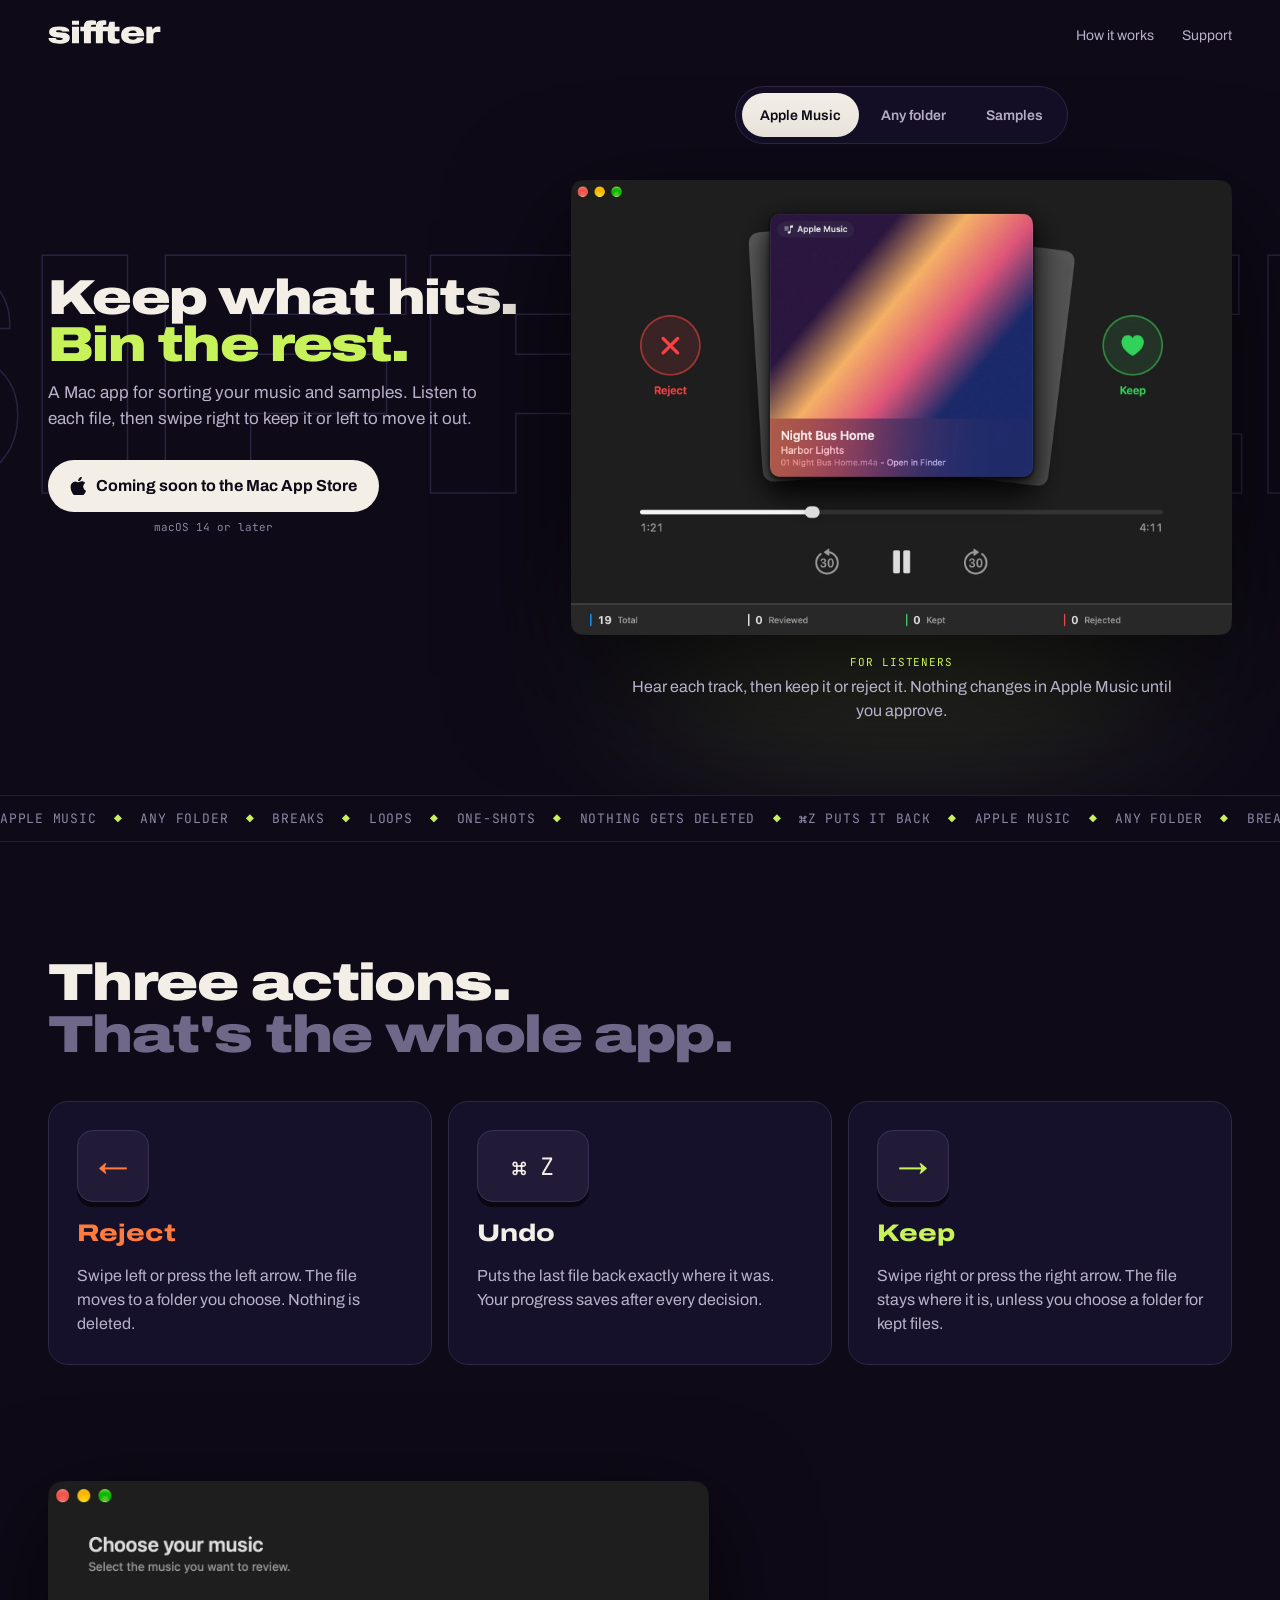
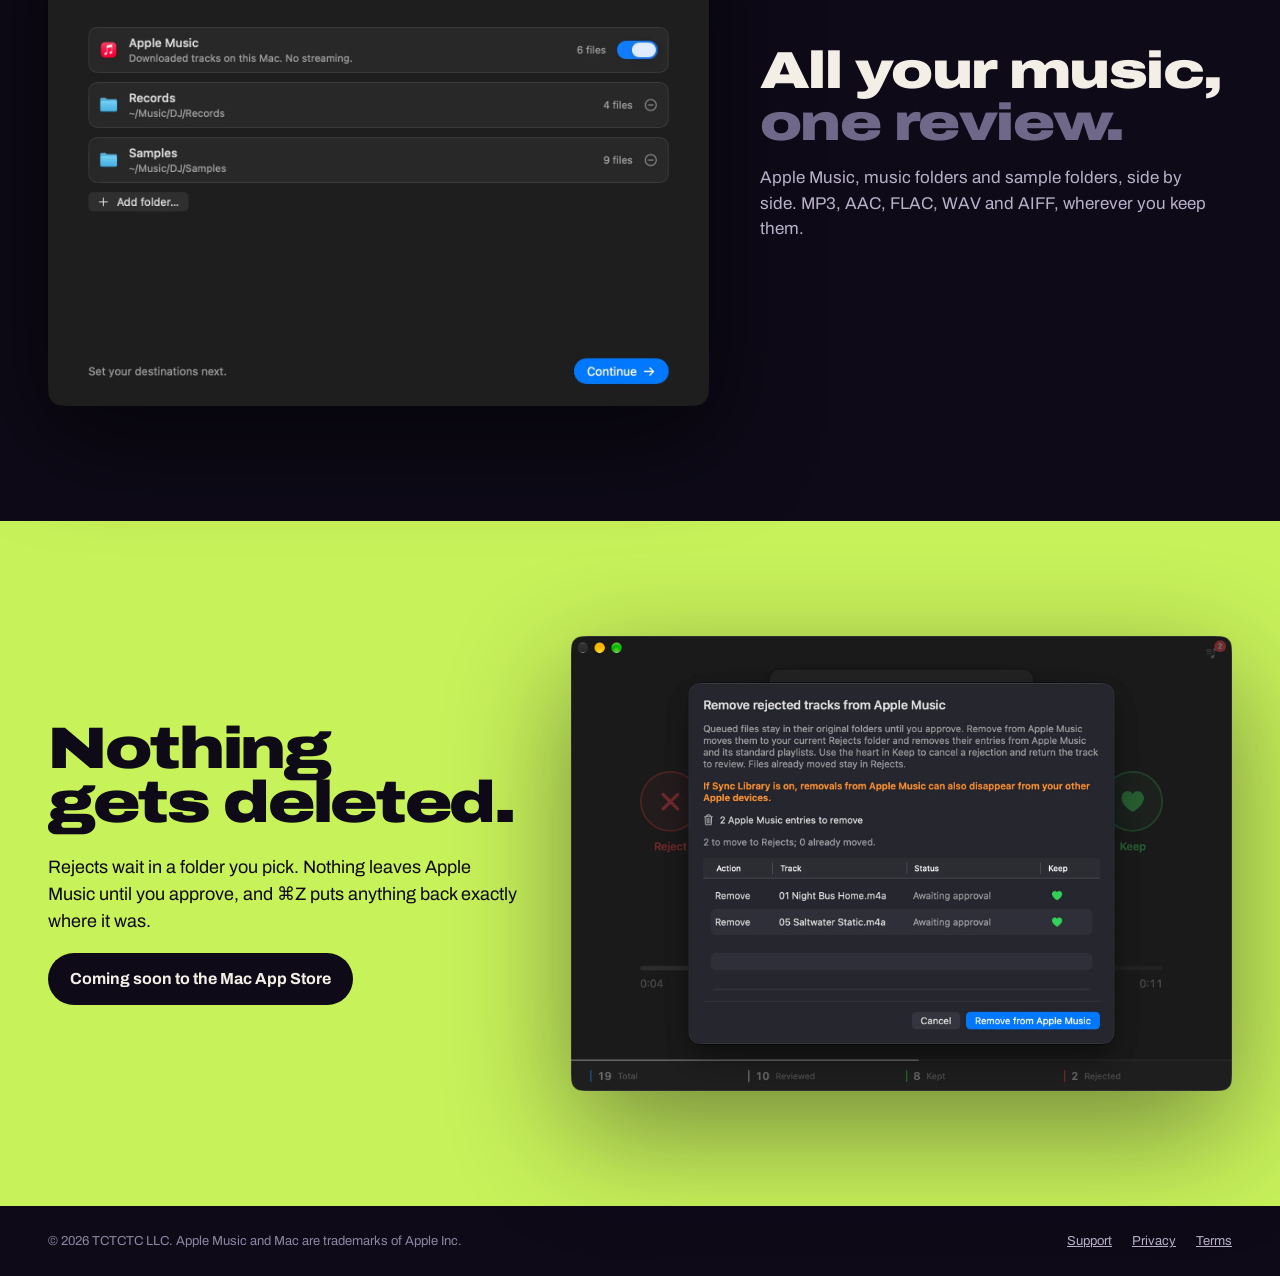
<file: index.html>
<!doctype html>
<html lang="en">
<head>
  <meta charset="utf-8">
  <meta name="viewport" content="width=device-width, initial-scale=1">
  <title>Siffter: sort your music and samples on Mac</title>
  <meta name="description" content="Siffter is a Mac app for sorting Apple Music, any folder of music, and your samples. Listen to each file, then keep it or reject it.">
  <link rel="canonical" href="https://siffter.app/">
  <meta property="og:type" content="website">
  <meta property="og:url" content="https://siffter.app/">
  <meta property="og:title" content="Siffter">
  <meta property="og:description" content="Keep the tracks you love. Clear out the rest.">
  <meta property="og:image" content="https://siffter.app/images/social.jpg">
  <meta name="twitter:card" content="summary_large_image">
  <meta name="theme-color" content="#0e0a18">
  <link rel="icon" href="/images/brand/favicon.svg" type="image/svg+xml">
  <link rel="icon" href="/images/brand/favicon-32.png" sizes="32x32" type="image/png">
  <link rel="apple-touch-icon" href="/images/brand/apple-touch-icon.png">
  <link rel="preconnect" href="https://fonts.googleapis.com">
  <link rel="preconnect" href="https://fonts.gstatic.com" crossorigin>
  <link rel="stylesheet" href="https://fonts.googleapis.com/css2?family=Archivo:wdth,wght@62..125,100..900&family=JetBrains+Mono:wght@400;600&display=swap">
  <link rel="preload" as="image" href="images/apple-music.webp" type="image/webp">
  <link rel="stylesheet" href="/style.css">
</head>
<body>

<section class="hero" id="top">
  <div class="hero-word" aria-hidden="true">SIFFTER</div>

  <header class="site-header wrap">
    <a class="brand" href="#top">
      <img src="/images/brand/siffter-wordmark-cream.svg" width="3623" height="960" alt="siffter">
    </a>
    <nav class="site-nav" aria-label="Primary">
      <a href="#how">How it works</a>
      <a href="/support/">Support</a>
    </nav>
  </header>

  <div class="hero-main">
    <div class="hero-copy">
      <div>
        <h1>Keep what hits.<br><span class="accent">Bin the rest.</span></h1>
        <p class="lede">A Mac app for sorting your music and samples. Listen to each file, then swipe right to keep it or left to move it out.</p>
      </div>
      <div class="cta-col">
        <a class="btn" href="#notify">
          <svg width="16" height="18" viewBox="0 0 16 18" fill="currentColor" aria-hidden="true"><path d="M13.2 9.6c0-2.3 1.9-3.4 2-3.5-1.1-1.6-2.8-1.8-3.4-1.8-1.4-.1-2.8.9-3.5.9-.7 0-1.8-.8-3-.8C3.7 4.4 2.2 5.3 1.4 6.8c-1.7 2.9-.4 7.2 1.2 9.6.8 1.2 1.7 2.4 3 2.4 1.2 0 1.6-.8 3.1-.8s1.8.8 3.1.8c1.3 0 2.1-1.2 2.9-2.3.9-1.3 1.3-2.6 1.3-2.7-.1 0-2.5-1-2.8-4.2zM10.9 2.8c.6-.8 1.1-1.9 1-3-.9 0-2.1.6-2.7 1.4-.6.7-1.1 1.8-1 2.9 1 .1 2.1-.5 2.7-1.3z"/></svg>
          Coming soon to the Mac App Store
        </a>
        <span class="req">macOS 14 or later</span>
      </div>
    </div>

    <div class="hero-media">
      <div class="tabs" role="tablist" aria-label="What Siffter sorts">
        <button class="tab" role="tab" id="tab-am" aria-controls="showcase" aria-selected="true" data-index="0">Apple Music</button>
        <button class="tab" role="tab" id="tab-folder" aria-controls="showcase" aria-selected="false" tabindex="-1" data-index="1">Any folder</button>
        <button class="tab" role="tab" id="tab-samples" aria-controls="showcase" aria-selected="false" tabindex="-1" data-index="2">Samples</button>
      </div>

      <div class="showcase" id="showcase" role="tabpanel" aria-labelledby="tab-am" tabindex="0">
        <div class="showcase-glow" aria-hidden="true"></div>
        <div class="showcase-stage">
          <img class="shot" src="images/apple-music.webp" width="1800" height="1240" alt="Siffter reviewing Night Bus Home by Harbor Lights from Apple Music, with Reject and Keep on either side">
          <img class="shot" src="images/folder.webp" width="1800" height="1240" loading="lazy" hidden alt="Siffter reviewing Midnight Rollers by Cold Harbour Sound from a music folder">
          <img class="shot" src="images/samples.webp" width="1800" height="1240" loading="lazy" hidden alt="Siffter reviewing a Half Time Break 85 BPM sample">
        </div>
        <div class="showcase-caption" aria-live="off">
          <span class="kicker" data-kicker>FOR LISTENERS</span>
          <span class="caption" data-caption>Hear each track, then keep it or reject it. Nothing changes in Apple Music until you approve.</span>
        </div>
      </div>
    </div>
  </div>
</section>

<div class="ticker" aria-hidden="true">
  <div class="ticker-track">
    <span>APPLE MUSIC  <b>◆</b>  ANY FOLDER  <b>◆</b>  BREAKS  <b>◆</b>  LOOPS  <b>◆</b>  ONE-SHOTS  <b>◆</b>  NOTHING GETS DELETED  <b>◆</b>  ⌘Z PUTS IT BACK  <b>◆</b>  APPLE MUSIC  <b>◆</b>  ANY FOLDER  <b>◆</b>  BREAKS  <b>◆</b>  LOOPS  <b>◆</b>  ONE-SHOTS  <b>◆</b>  NOTHING GETS DELETED  <b>◆</b>  ⌘Z PUTS IT BACK  <b>◆</b>  APPLE MUSIC  <b>◆</b>  ANY FOLDER  <b>◆</b>  BREAKS  <b>◆</b>  LOOPS  <b>◆</b>  ONE-SHOTS  <b>◆</b>  NOTHING GETS DELETED  <b>◆</b>  ⌘Z PUTS IT BACK  <b>◆</b>  APPLE MUSIC  <b>◆</b>  ANY FOLDER  <b>◆</b>  BREAKS  <b>◆</b>  LOOPS  <b>◆</b>  ONE-SHOTS  <b>◆</b>  NOTHING GETS DELETED  <b>◆</b>  ⌘Z PUTS IT BACK  <b>◆</b>  </span>
    <span>APPLE MUSIC  <b>◆</b>  ANY FOLDER  <b>◆</b>  BREAKS  <b>◆</b>  LOOPS  <b>◆</b>  ONE-SHOTS  <b>◆</b>  NOTHING GETS DELETED  <b>◆</b>  ⌘Z PUTS IT BACK  <b>◆</b>  APPLE MUSIC  <b>◆</b>  ANY FOLDER  <b>◆</b>  BREAKS  <b>◆</b>  LOOPS  <b>◆</b>  ONE-SHOTS  <b>◆</b>  NOTHING GETS DELETED  <b>◆</b>  ⌘Z PUTS IT BACK  <b>◆</b>  APPLE MUSIC  <b>◆</b>  ANY FOLDER  <b>◆</b>  BREAKS  <b>◆</b>  LOOPS  <b>◆</b>  ONE-SHOTS  <b>◆</b>  NOTHING GETS DELETED  <b>◆</b>  ⌘Z PUTS IT BACK  <b>◆</b>  APPLE MUSIC  <b>◆</b>  ANY FOLDER  <b>◆</b>  BREAKS  <b>◆</b>  LOOPS  <b>◆</b>  ONE-SHOTS  <b>◆</b>  NOTHING GETS DELETED  <b>◆</b>  ⌘Z PUTS IT BACK  <b>◆</b>  </span>
  </div>
</div>

<section class="section" id="how">
  <div class="wrap">
    <h2>Three actions.<br><span class="dim">That's the whole app.</span></h2>
    <div class="keys">
      <div class="key-card">
        <div class="keycap is-reject" aria-hidden="true">←</div>
        <div class="key-title is-reject">Reject</div>
        <p>Swipe left or press the left arrow. The file moves to a folder you choose. Nothing is deleted.</p>
      </div>
      <div class="key-card">
        <div class="keycap keycap--wide" aria-hidden="true">⌘ Z</div>
        <div class="key-title">Undo</div>
        <p>Puts the last file back exactly where it was. Your progress saves after every decision.</p>
      </div>
      <div class="key-card">
        <div class="keycap is-keep" aria-hidden="true">→</div>
        <div class="key-title is-keep">Keep</div>
        <p>Swipe right or press the right arrow. The file stays where it is, unless you choose a folder for kept files.</p>
      </div>
    </div>
  </div>
</section>

<section class="section section--tight-top">
  <div class="wrap split">
    <div>
      <h2>All your music,<br><span class="dim">one review.</span></h2>
      <p class="lede">Apple Music, music folders and sample folders, side by side. MP3, AAC, FLAC, WAV and AIFF, wherever you keep them.</p>
    </div>
    <img src="images/choose-music.webp" width="1440" height="1144" loading="lazy" alt="Siffter's Choose your music screen, with Apple Music, a Records folder and a Samples folder selected">
  </div>
</section>

<section class="section trust" id="notify">
  <div class="wrap">
    <div class="trust-head">
      <h2>Nothing<br>gets deleted.</h2>
      <div class="trust-copy">
        <p>Rejects wait in a folder you pick. Nothing leaves Apple Music until you approve, and ⌘Z puts anything back exactly where it was.</p>
        <a class="btn btn--dark" href="#top">Coming soon to the Mac App Store</a>
      </div>
    </div>
    <img src="images/approve.webp" width="1800" height="1240" loading="lazy" alt="Siffter's approval sheet listing rejected tracks awaiting approval before removal from Apple Music">
  </div>
</section>

<footer class="site-footer">
  <div class="wrap">
    <span>© 2026 TCTCTC LLC. Apple Music and Mac are trademarks of Apple Inc.</span>
    <nav aria-label="Legal">
      <a href="/support/">Support</a>
      <a href="/privacy/">Privacy</a>
      <a href="https://www.apple.com/legal/internet-services/itunes/dev/stdeula/">Terms</a>
    </nav>
  </div>
</footer>

<script>
(() => {
  const SLIDES = [
    { kicker: 'FOR LISTENERS', caption: 'Hear each track, then keep it or reject it. Nothing changes in Apple Music until you approve.' },
    { kicker: 'FOR DJS', caption: 'Point it at one or more folders. Each song starts partway in, so you hear the part that matters.' },
    { kicker: 'FOR PRODUCERS', caption: 'Breaks, loops and one-shots, from any folder. Anything under a minute plays from the start.' }
  ];
  const tabs = [...document.querySelectorAll('.tab')];
  const imgs = [...document.querySelectorAll('.showcase-stage img')];
  const panel = document.getElementById('showcase');
  const live = panel.querySelector('.showcase-caption');
  const kicker = document.querySelector('[data-kicker]');
  const caption = document.querySelector('[data-caption]');
  const reduced = matchMedia('(prefers-reduced-motion: reduce)').matches;
  let current = 0, timer = null;

  function show(i, focus) {
    current = (i + SLIDES.length) % SLIDES.length;
    tabs.forEach((t, n) => {
      const on = n === current;
      t.setAttribute('aria-selected', on);
      t.tabIndex = on ? 0 : -1;
      if (on && focus) t.focus();
    });
    panel.setAttribute('aria-labelledby', tabs[current].id);
    imgs.forEach((img, n) => { img.hidden = n !== current; });
    kicker.textContent = SLIDES[current].kicker;
    caption.textContent = SLIDES[current].caption;
  }
  // Auto-advance stops for good on the first interaction. Only changes the visitor makes are
  // announced, so a screen reader is not read a new caption every five seconds.
  function stop() { clearInterval(timer); timer = null; live.setAttribute('aria-live', 'polite'); }

  tabs.forEach((t, n) => t.addEventListener('click', () => { stop(); show(n); }));
  document.querySelector('.tabs').addEventListener('keydown', (e) => {
    const to = { ArrowRight: current + 1, ArrowLeft: current - 1, Home: 0, End: SLIDES.length - 1 }[e.key];
    if (to === undefined) return;
    stop(); show(to, true); e.preventDefault();
  });
  if (!reduced) timer = setInterval(() => show(current + 1), 5000);
})();
</script>
</body>
</html>
</file>
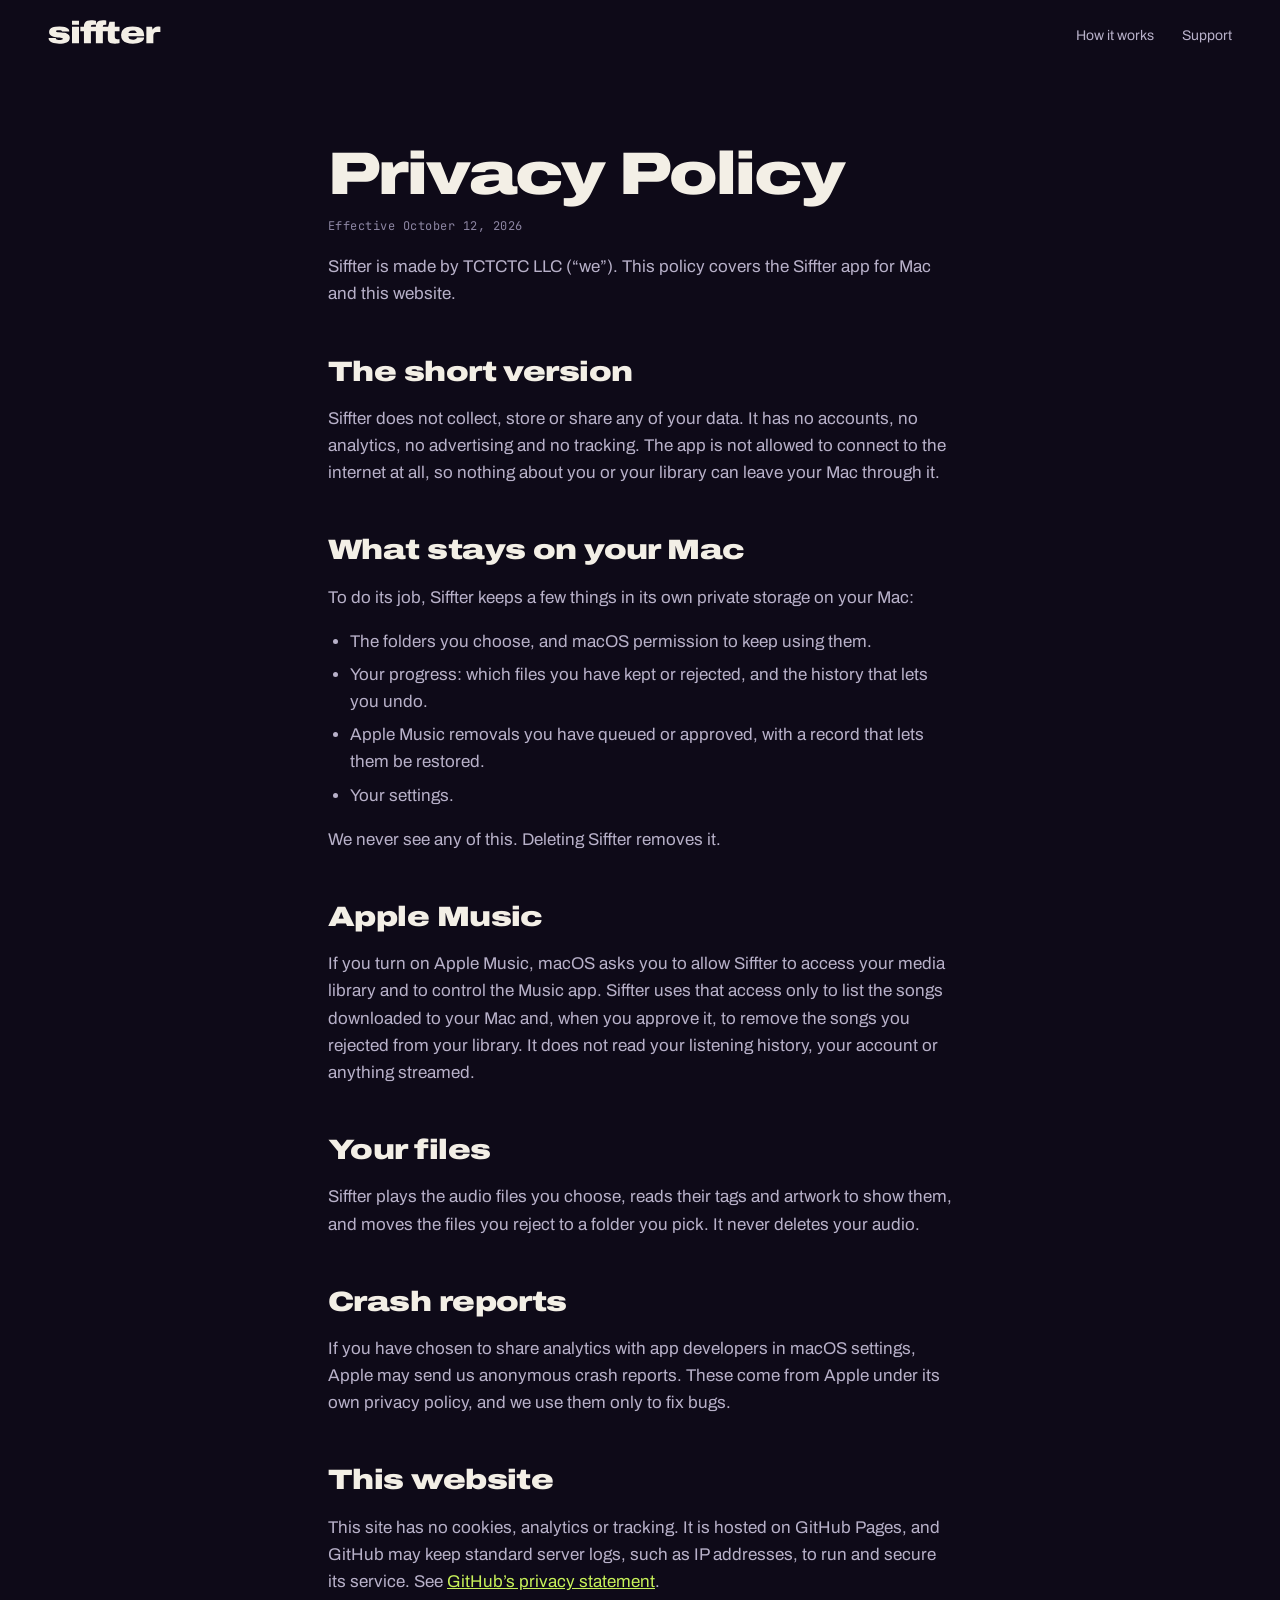
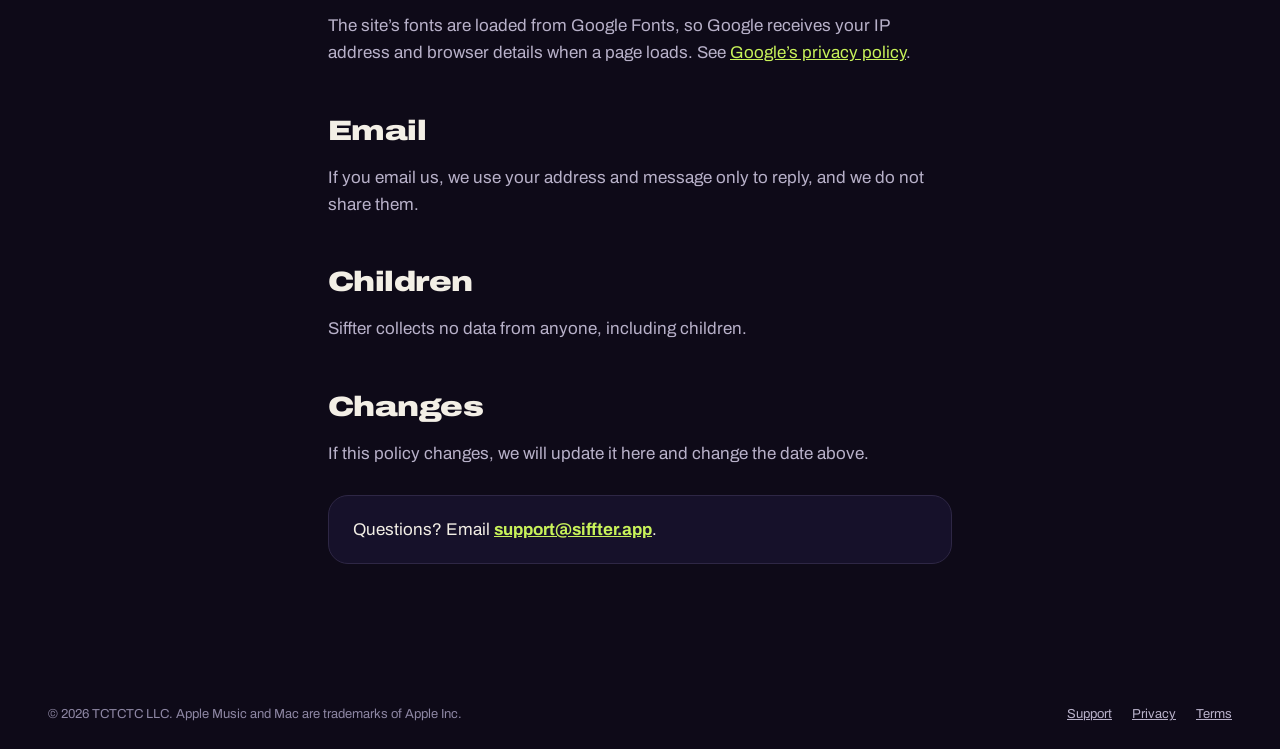
<file: privacy/index.html>
<!doctype html>
<html lang="en">
<head>
  <meta charset="utf-8">
  <meta name="viewport" content="width=device-width, initial-scale=1">
  <title>Privacy Policy · Siffter</title>
  <meta name="description" content="Siffter collects no data. Everything it knows about your library stays on your Mac.">
  <link rel="canonical" href="https://siffter.app/privacy/">
  <meta property="og:title" content="Siffter Privacy Policy">
  <meta property="og:image" content="https://siffter.app/images/social.jpg">
  <meta name="theme-color" content="#0e0a18">
  <link rel="icon" href="/images/brand/favicon.svg" type="image/svg+xml">
  <link rel="icon" href="/images/brand/favicon-32.png" sizes="32x32" type="image/png">
  <link rel="apple-touch-icon" href="/images/brand/apple-touch-icon.png">
  <link rel="preconnect" href="https://fonts.googleapis.com">
  <link rel="preconnect" href="https://fonts.gstatic.com" crossorigin>
  <link rel="stylesheet" href="https://fonts.googleapis.com/css2?family=Archivo:wdth,wght@62..125,100..900&family=JetBrains+Mono:wght@400;600&display=swap">
  <link rel="stylesheet" href="/style.css">
</head>
<body>
<div class="page-top">
  <header class="site-header wrap">
    <a class="brand" href="/">
      <img src="/images/brand/siffter-wordmark-cream.svg" width="3623" height="960" alt="siffter">
    </a>
    <nav class="site-nav" aria-label="Primary">
      <a href="/#how">How it works</a>
      <a href="/support/">Support</a>
    </nav>
  </header>
</div>

  <main class="page">
    <h1>Privacy Policy</h1>
    <p class="updated">Effective October 12, 2026</p>

    <p>Siffter is made by TCTCTC LLC (“we”). This policy covers the Siffter app for Mac and this website.</p>

    <h2>The short version</h2>
    <p>Siffter does not collect, store or share any of your data. It has no accounts, no analytics, no advertising and no tracking. The app is not allowed to connect to the internet at all, so nothing about you or your library can leave your Mac through it.</p>

    <h2>What stays on your Mac</h2>
    <p>To do its job, Siffter keeps a few things in its own private storage on your Mac:</p>
    <ul>
      <li>The folders you choose, and macOS permission to keep using them.</li>
      <li>Your progress: which files you have kept or rejected, and the history that lets you undo.</li>
      <li>Apple Music removals you have queued or approved, with a record that lets them be restored.</li>
      <li>Your settings.</li>
    </ul>
    <p>We never see any of this. Deleting Siffter removes it.</p>

    <h2>Apple Music</h2>
    <p>If you turn on Apple Music, macOS asks you to allow Siffter to access your media library and to control the Music app. Siffter uses that access only to list the songs downloaded to your Mac and, when you approve it, to remove the songs you rejected from your library. It does not read your listening history, your account or anything streamed.</p>

    <h2>Your files</h2>
    <p>Siffter plays the audio files you choose, reads their tags and artwork to show them, and moves the files you reject to a folder you pick. It never deletes your audio.</p>

    <h2>Crash reports</h2>
    <p>If you have chosen to share analytics with app developers in macOS settings, Apple may send us anonymous crash reports. These come from Apple under its own privacy policy, and we use them only to fix bugs.</p>

    <h2>This website</h2>
    <p>This site has no cookies, analytics or tracking. It is hosted on GitHub Pages, and GitHub may keep standard server logs, such as IP addresses, to run and secure its service. See <a href="https://docs.github.com/en/site-policy/privacy-policies/github-general-privacy-statement">GitHub’s privacy statement</a>.</p>
    <p>The site’s fonts are loaded from Google Fonts, so Google receives your IP address and browser details when a page loads. See <a href="https://policies.google.com/privacy">Google’s privacy policy</a>.</p>

    <h2>Email</h2>
    <p>If you email us, we use your address and message only to reply, and we do not share them.</p>

    <h2>Children</h2>
    <p>Siffter collects no data from anyone, including children.</p>

    <h2>Changes</h2>
    <p>If this policy changes, we will update it here and change the date above.</p>

    <div class="contact">
      <p>Questions? Email <a href="mailto:support@siffter.app">support@siffter.app</a>.</p>
    </div>
  </main>

<footer class="site-footer">
  <div class="wrap">
    <span>© 2026 TCTCTC LLC. Apple Music and Mac are trademarks of Apple Inc.</span>
    <nav aria-label="Legal">
      <a href="/support/">Support</a>
      <a href="/privacy/" aria-current="page">Privacy</a>
      <a href="https://www.apple.com/legal/internet-services/itunes/dev/stdeula/">Terms</a>
    </nav>
  </div>
</footer>
</body>
</html>
</file>
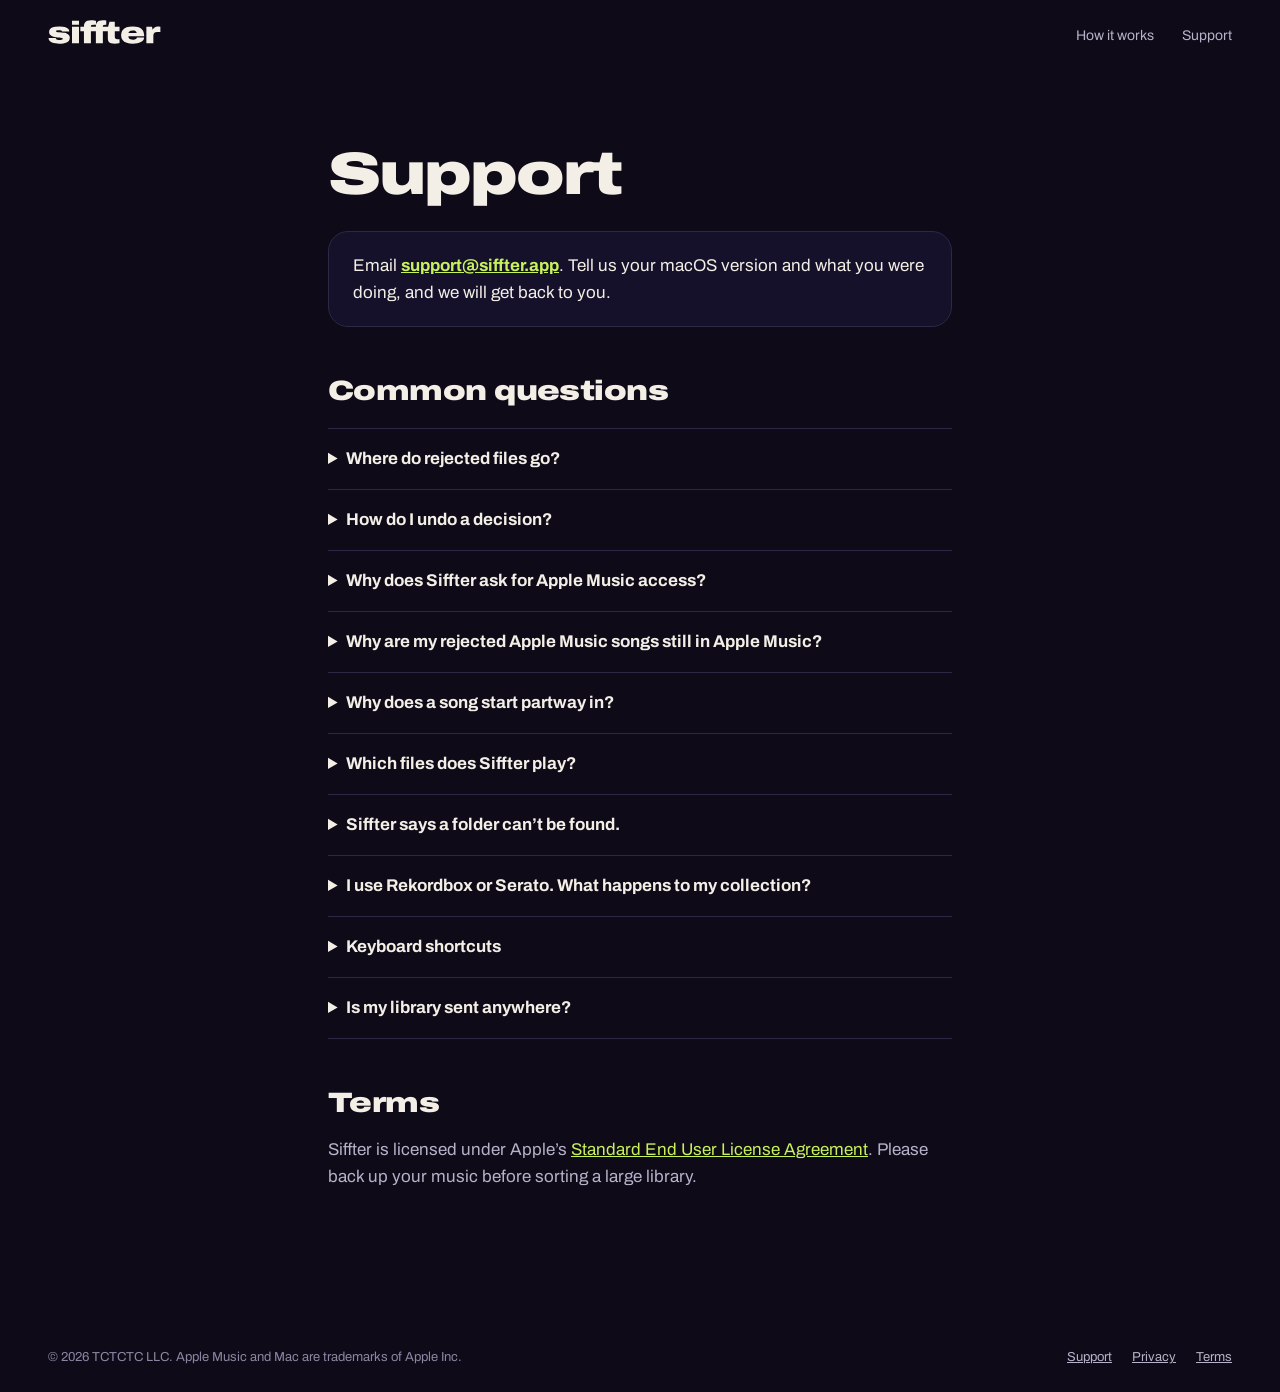
<file: support/index.html>
<!doctype html>
<html lang="en">
<head>
  <meta charset="utf-8">
  <meta name="viewport" content="width=device-width, initial-scale=1">
  <title>Support · Siffter</title>
  <meta name="description" content="Help with Siffter: rejected files, undo, Apple Music permissions, samples, and DJ libraries.">
  <link rel="canonical" href="https://siffter.app/support/">
  <meta property="og:title" content="Siffter Support">
  <meta property="og:image" content="https://siffter.app/images/social.jpg">
  <meta name="theme-color" content="#0e0a18">
  <link rel="icon" href="/images/brand/favicon.svg" type="image/svg+xml">
  <link rel="icon" href="/images/brand/favicon-32.png" sizes="32x32" type="image/png">
  <link rel="apple-touch-icon" href="/images/brand/apple-touch-icon.png">
  <link rel="preconnect" href="https://fonts.googleapis.com">
  <link rel="preconnect" href="https://fonts.gstatic.com" crossorigin>
  <link rel="stylesheet" href="https://fonts.googleapis.com/css2?family=Archivo:wdth,wght@62..125,100..900&family=JetBrains+Mono:wght@400;600&display=swap">
  <link rel="stylesheet" href="/style.css">
</head>
<body>
<div class="page-top">
  <header class="site-header wrap">
    <a class="brand" href="/">
      <img src="/images/brand/siffter-wordmark-cream.svg" width="3623" height="960" alt="siffter">
    </a>
    <nav class="site-nav" aria-label="Primary">
      <a href="/#how">How it works</a>
      <a href="/support/" aria-current="page">Support</a>
    </nav>
  </header>
</div>

  <main class="page">
    <h1>Support</h1>

    <div class="contact">
      <p>Email <a href="mailto:support@siffter.app">support@siffter.app</a>. Tell us your macOS version and what you were doing, and we will get back to you.</p>
    </div>

    <h2>Common questions</h2>

    <details>
      <summary>Where do rejected files go?</summary>
      <p>To the Rejects folder you chose during setup. Nothing is deleted or put in the Trash. If a file with the same name is already there, the new one gets a number, such as “Song (2).mp3”. You can change the folder in Settings (<kbd>⌘</kbd> <kbd>,</kbd>).</p>
    </details>

    <details>
      <summary>How do I undo a decision?</summary>
      <p>Press <kbd>⌘</kbd> <kbd>Z</kbd>. The file goes back exactly where it came from, and you can keep pressing it to step back further.</p>
    </details>

    <details>
      <summary>Why does Siffter ask for Apple Music access?</summary>
      <p>Only if you turn Apple Music on. macOS asks twice: once so Siffter can see your media library, and once so it can control the Music app. Siffter uses this to list the songs downloaded to your Mac and to remove the ones you reject after you approve it. If you said no, you can change it in System Settings › Privacy &amp; Security, under Media &amp; Apple Music and Automation.</p>
    </details>

    <details>
      <summary>Why are my rejected Apple Music songs still in Apple Music?</summary>
      <p>Siffter waits for your approval. Click the Apple Music icon at the top right of the window to review them, then choose Remove from Apple Music. Their files move to Rejects and their entries leave your library. Streaming-only songs are not included.</p>
    </details>

    <details>
      <summary>Why does a song start partway in?</summary>
      <p>Songs start 30% in by default, to skip the intro. Change it in Settings. Anything shorter than a minute, such as a sample or loop, always starts at the beginning.</p>
    </details>

    <details>
      <summary>Which files does Siffter play?</summary>
      <p>MP3, M4A, AAC, WAV, AIF, AIFF and FLAC files stored on your Mac or on a connected drive. Hidden files and aliases are skipped.</p>
    </details>

    <details>
      <summary>Siffter says a folder can’t be found.</summary>
      <p>The drive may be disconnected, or the folder may have moved. Reconnect the drive and choose Retry, or choose Locate to point Siffter at the folder’s new location. Your progress is kept.</p>
    </details>

    <details>
      <summary>I use Rekordbox or Serato. What happens to my collection?</summary>
      <p>Siffter never changes your DJ library. Rejected files show up there as missing, so Siffter includes step-by-step instructions for removing those entries: open Settings and choose View cleanup instructions. Check the list before removing anything, because a missing-files view also shows tracks that are missing for other reasons, such as an offline drive. Removing an entry discards its cues, beatgrid and crate membership.</p>
    </details>

    <details>
      <summary>Keyboard shortcuts</summary>
      <ul>
        <li><kbd>→</kbd> Keep</li>
        <li><kbd>←</kbd> Reject</li>
        <li><kbd>Space</kbd> Play or pause</li>
        <li><kbd>⇧</kbd> <kbd>←</kbd> / <kbd>⇧</kbd> <kbd>→</kbd> Skip back or forward 30 seconds</li>
        <li><kbd>⌘</kbd> <kbd>Z</kbd> Undo</li>
        <li><kbd>⌘</kbd> <kbd>,</kbd> Settings</li>
      </ul>
    </details>

    <details>
      <summary>Is my library sent anywhere?</summary>
      <p>No. Siffter cannot connect to the internet. See the <a href="/privacy/">Privacy Policy</a>.</p>
    </details>

    <h2>Terms</h2>
    <p>Siffter is licensed under Apple’s <a href="https://www.apple.com/legal/internet-services/itunes/dev/stdeula/">Standard End User License Agreement</a>. Please back up your music before sorting a large library.</p>
  </main>

<footer class="site-footer">
  <div class="wrap">
    <span>© 2026 TCTCTC LLC. Apple Music and Mac are trademarks of Apple Inc.</span>
    <nav aria-label="Legal">
      <a href="/support/">Support</a>
      <a href="/privacy/">Privacy</a>
      <a href="https://www.apple.com/legal/internet-services/itunes/dev/stdeula/">Terms</a>
    </nav>
  </div>
</footer>
</body>
</html>
</file>
<file: style.css>
:root {
  --ink: #0e0a18;
  --surface: #16112a;
  --surface-2: #221b38;
  --line: #2e2745;
  --line-2: #3a3256;
  --text: #f3efe6;
  --muted: #b8b1c9;
  --faint: #8d86a3;
  --dim: #6f6888;
  --outline: #2a2340;
  --accent: #c8f25a;   /* keep */
  --reject: #ff7a3d;
  --display: 'Archivo', system-ui, sans-serif;
  --mono: 'JetBrains Mono', ui-monospace, monospace;
  --gutter: clamp(16px, 4vw, 48px);
  --max: 1920px;
}
*, *::before, *::after { box-sizing: border-box; }
html { scroll-behavior: smooth; }
body { margin: 0; background: var(--ink); color: var(--text); font-family: var(--display); -webkit-font-smoothing: antialiased; overflow-x: hidden; }
img { max-width: 100%; height: auto; display: block; }
a { color: inherit; }
.wrap { width: 100%; max-width: var(--max); margin: 0 auto; }
.mono { font-family: var(--mono); }
.wide { font-stretch: 125%; }
.shot { filter: drop-shadow(0 40px 60px rgba(0,0,0,.7)); }

/* Header */
.site-header { position: relative; z-index: 2; display: flex; justify-content: space-between; align-items: center; gap: 16px; }
.brand { display: block; line-height: 0; }
.brand img { height: 30px; width: auto; }
.site-nav { display: flex; gap: clamp(12px, 2.5vw, 28px); font-size: 14px; }
.site-nav a { color: var(--muted); text-decoration: none; }
.site-nav a:hover { color: var(--text); }

/* Hero */
.hero { position: relative; padding: 20px var(--gutter) 72px; display: flex; flex-direction: column; align-items: center; gap: clamp(24px, 3.5vw, 40px); gap: clamp(16px, min(3.5vw, 4svh), 40px); overflow: hidden; }
.hero-word { position: absolute; left: 50%; top: clamp(150px, 20vw, 240px); transform: translateX(-50%); font-size: clamp(120px, 27vw, 400px); font-weight: 900; font-stretch: 125%; letter-spacing: -.04em; line-height: .8; color: transparent; -webkit-text-stroke: 1.5px var(--outline); white-space: nowrap; pointer-events: none; user-select: none; }
.tabs { position: relative; display: flex; flex-wrap: nowrap; max-width: 100%; justify-content: center; gap: 4px; padding: 6px; border-radius: 999px; background: rgba(22,17,42,.85); border: 1px solid var(--line); }
.tab { min-height: 44px; padding: 0 clamp(10px, 3.2vw, 18px); white-space: nowrap; border-radius: 999px; border: 0; cursor: pointer; font: 600 clamp(13px, 3.6vw, 14px) var(--display); background: transparent; color: var(--muted); transition: background .2s, color .2s; }
.tab[aria-selected="true"] { background: var(--text); color: var(--ink); }
.tab:focus-visible { outline: 2px solid var(--accent); outline-offset: 2px; }
/* The whole app window fits on the first screen: its width follows the screen height (the hero
   captures are the 900 x 620 window at 2x, 1800 x 1240), never wider than 1200px and never
   narrower than 380px, about 260px tall. */
.showcase { position: relative; margin: 0; width: 100%; max-width: 1200px; max-width: min(1200px, max(380px, (100svh - 190px) * 1.4516)); }
.showcase-glow { position: absolute; left: 8%; right: 8%; bottom: -6%; height: 40%; background: var(--accent); opacity: .16; filter: blur(80px); border-radius: 50%; }
.showcase-stage { position: relative; display: grid; }
/* A true crossfade: the outgoing image keeps its visibility until its fade has finished. */
.showcase-stage img { grid-area: 1 / 1; transition: opacity .45s ease, visibility 0s; }
.showcase-stage img[hidden] { display: block; opacity: 0; visibility: hidden; transition: opacity .45s ease, visibility 0s linear .45s; }
.showcase:focus-visible { outline: 2px solid var(--accent); outline-offset: 8px; border-radius: 12px; }
.showcase-caption { position: relative; margin-top: 20px; display: flex; flex-wrap: wrap; align-items: baseline; justify-content: center; gap: 6px 14px; text-align: center; }
.kicker { font-family: var(--mono); font-size: 11px; letter-spacing: .08em; color: var(--accent); }
.caption { color: var(--muted); font-size: 16px; line-height: 1.5; max-width: 560px; }
.hero-copy { position: relative; width: 100%; max-width: 900px; margin-top: 16px; display: flex; flex-wrap: wrap; align-items: flex-end; justify-content: space-between; gap: 24px; }
.hero-copy > div:first-child { flex: 1 1 380px; display: flex; flex-direction: column; gap: 12px; container-type: inline-size; }
h1 { margin: 0; font-weight: 900; font-stretch: 125%; font-size: clamp(34px, 5.4vw, 60px); line-height: .95; letter-spacing: -.035em; }
/* Each line of the hero headline stays on one row: "Keep what hits." is 9.52em wide, so it is sized to its column. */
.hero-copy h1 { white-space: nowrap; font-size: clamp(26px, 10.4cqi, 60px); }
.accent { color: var(--accent); }
.lede { margin: 0; color: var(--muted); font-size: 17px; line-height: 1.5; max-width: 460px; }
.cta-col { display: flex; flex-direction: column; gap: 8px; align-items: center; }
.btn { display: inline-flex; align-items: center; gap: 10px; min-height: 52px; padding: 0 22px; border-radius: 999px; background: var(--text); color: var(--ink); text-decoration: none; font-weight: 700; font-size: 16px; }
.btn--dark { background: var(--ink); color: var(--text); }
.req { font-family: var(--mono); font-size: 11px; color: var(--faint); }

/* Hero layout. Phones stack the app first and the copy under it; from 960px the copy sits on the
   left and the app on the right. The headline comes first in the markup either way. */
.hero-main { position: relative; width: 100%; display: flex; flex-direction: column; align-items: center; gap: clamp(16px, min(3.5vw, 4svh), 40px); }
.hero-media { order: -1; width: 100%; display: flex; flex-direction: column; align-items: center; gap: clamp(16px, min(3.5vw, 4svh), 40px); }
@media (min-width: 960px) {
  .hero-main { max-width: var(--max); display: grid; grid-template-columns: minmax(0, 5fr) minmax(0, 7fr); align-items: center; gap: clamp(32px, 4vw, 64px); }
  .hero-media { order: 0; }
  .hero-copy { margin-top: 0; max-width: none; flex-direction: column; flex-wrap: nowrap; align-items: flex-start; gap: 28px; }
  .hero-copy > div:first-child { flex: none; align-self: stretch; }
}

/* Ticker */
.ticker { border-block: 1px solid #241d38; padding: 14px 0; overflow: hidden; font-family: var(--mono); font-size: 13px; letter-spacing: .06em; color: var(--faint); }
/* Each half holds the phrase four times (about 3,800px), so the loop never shows an end, even on an ultrawide screen. */
.ticker-track { display: flex; width: max-content; animation: tick 160s linear infinite; }
.ticker-track span { white-space: pre; }
.ticker b { color: var(--accent); font-weight: 400; }
@keyframes tick { to { transform: translateX(-50%); } }

/* Sections */
.section { padding: clamp(64px, 9vw, 120px) var(--gutter); }
.section--tight-top { padding-top: 0; }
h2 { margin: 0; font-weight: 900; font-stretch: 125%; font-size: clamp(30px, 4.6vw, 52px); letter-spacing: -.03em; line-height: 1; }
h2 .dim { color: var(--dim); }
.keys { display: flex; flex-wrap: wrap; gap: 16px; margin-top: 40px; }
.key-card { flex: 1 1 260px; background: var(--surface); border: 1px solid var(--line); border-radius: 20px; padding: 28px; display: flex; flex-direction: column; gap: 18px; }
.keycap { width: 72px; height: 72px; border-radius: 16px; background: var(--surface-2); border: 1px solid var(--line-2); box-shadow: 0 5px 0 #0a0712; display: grid; place-items: center; font-size: 30px; }
.keycap--wide { width: 112px; font-family: var(--mono); font-size: 24px; }
.key-title { font-weight: 800; font-stretch: 125%; font-size: 24px; }
.key-card p { margin: 0; color: var(--muted); font-size: 16px; line-height: 1.5; }
.is-reject { color: var(--reject); }
.is-keep { color: var(--accent); }
.split { display: flex; flex-direction: column; gap: clamp(32px, 5vw, 64px); }
.split > div { display: flex; flex-direction: column; gap: 16px; container-type: inline-size; }
/* Phones show the window first, then the copy. */
.split > img { order: -1; width: 100%; min-width: 0; filter: drop-shadow(0 30px 50px rgba(0,0,0,.65)); }
/* Each line stays on one row: "All your music," is 8.87em wide, so the heading is sized to its column. */
.split h2 { white-space: nowrap; font-size: clamp(26px, 11.1cqi, 52px); }

/* Trust */
.trust { background: var(--accent); color: var(--ink); }
.trust .wrap { display: flex; flex-direction: column; gap: clamp(40px, 6vw, 72px); }
.trust-head { display: flex; flex-wrap: wrap; align-items: flex-end; justify-content: space-between; gap: 32px; container-type: inline-size; }
/* "gets deleted." is 7.96em wide; the heading is sized to its column so neither line wraps. */
.trust h2 { flex: 1 1 480px; white-space: nowrap; font-size: clamp(26px, 12.4cqi, 60px); letter-spacing: -.04em; line-height: .92; }
.trust-copy { flex: 0 1 380px; display: flex; flex-direction: column; gap: 18px; }
.trust-copy p { margin: 0; font-size: 18px; line-height: 1.5; }
.trust-copy .btn { align-self: flex-start; }
.trust img { order: -1; width: 100%; max-width: 900px; margin: 0 auto; filter: drop-shadow(0 40px 60px rgba(14,10,24,.45)); }
/* From 960px the trust section matches the hero: copy on the left, the window on the right. */
/* From 960px the hero, "All your music" and the trust section share one grid: copy in the left
   5/12, the window filling the right 7/12, so all three windows are the same width. */
@media (min-width: 960px) {
  .split, .trust .wrap { display: grid; grid-template-columns: minmax(0, 5fr) minmax(0, 7fr); align-items: center; gap: clamp(32px, 4vw, 64px); }
  .trust img { order: 0; max-width: none; }
  /* "All your music" mirrors the others: the window on the left, the copy on the right. */
  .split { grid-template-columns: minmax(0, 7fr) minmax(0, 5fr); }
  .trust-head { flex-direction: column; flex-wrap: nowrap; align-items: flex-start; gap: 24px; }
  .trust h2, .trust-copy { flex: none; }
}

/* Footer */
.site-footer { padding: 28px var(--gutter); }
.site-footer .wrap { display: flex; flex-wrap: wrap; justify-content: space-between; gap: 16px; font-size: 13px; color: var(--faint); }
.site-footer nav { display: flex; gap: 20px; }
.site-footer a { color: var(--muted); }

/* Support and Privacy: the same ground, header and footer, with a readable text column. */
.page-top { padding: 20px var(--gutter) 0; }
.page { max-width: 720px; margin: 0 auto; padding: clamp(48px, 8vw, 96px) var(--gutter) clamp(64px, 9vw, 120px); font-size: 17px; line-height: 1.6; }
.page h1 { font-size: clamp(34px, 5.4vw, 60px); }
.page .updated { margin: 14px 0 0; font-family: var(--mono); font-size: 12px; letter-spacing: .04em; color: var(--faint); }
.page h2 { margin-top: 48px; font-size: clamp(22px, 3vw, 28px); line-height: 1.15; letter-spacing: -.02em; }
.page p, .page li { color: var(--muted); }
.page ul { padding-left: 22px; }
.page li + li { margin-top: 6px; }
.page a { color: var(--accent); }
.contact { margin-top: 28px; padding: 20px 24px; border-radius: 20px; background: var(--surface); border: 1px solid var(--line); }
.contact p { margin: 0; color: var(--text); }
.contact a { font-weight: 700; }
details { border-bottom: 1px solid var(--line); padding: 16px 0; }
details:first-of-type { margin-top: 20px; border-top: 1px solid var(--line); }
summary { min-height: 28px; cursor: pointer; font-weight: 700; color: var(--text); list-style-position: inside; }
summary:focus-visible { outline: 2px solid var(--accent); outline-offset: 4px; }
details p, details ul { margin: 12px 0 0; }
kbd { font: 600 13px/1 var(--mono); padding: 3px 7px; border-radius: 6px; background: var(--surface-2); border: 1px solid var(--line-2); box-shadow: 0 2px 0 #0a0712; color: var(--text); }

@media (prefers-reduced-motion: reduce) {
  html { scroll-behavior: auto; }
  .ticker-track { animation: none; }
  .showcase-stage img, .showcase-stage img[hidden] { transition: none; }
}
</file>
